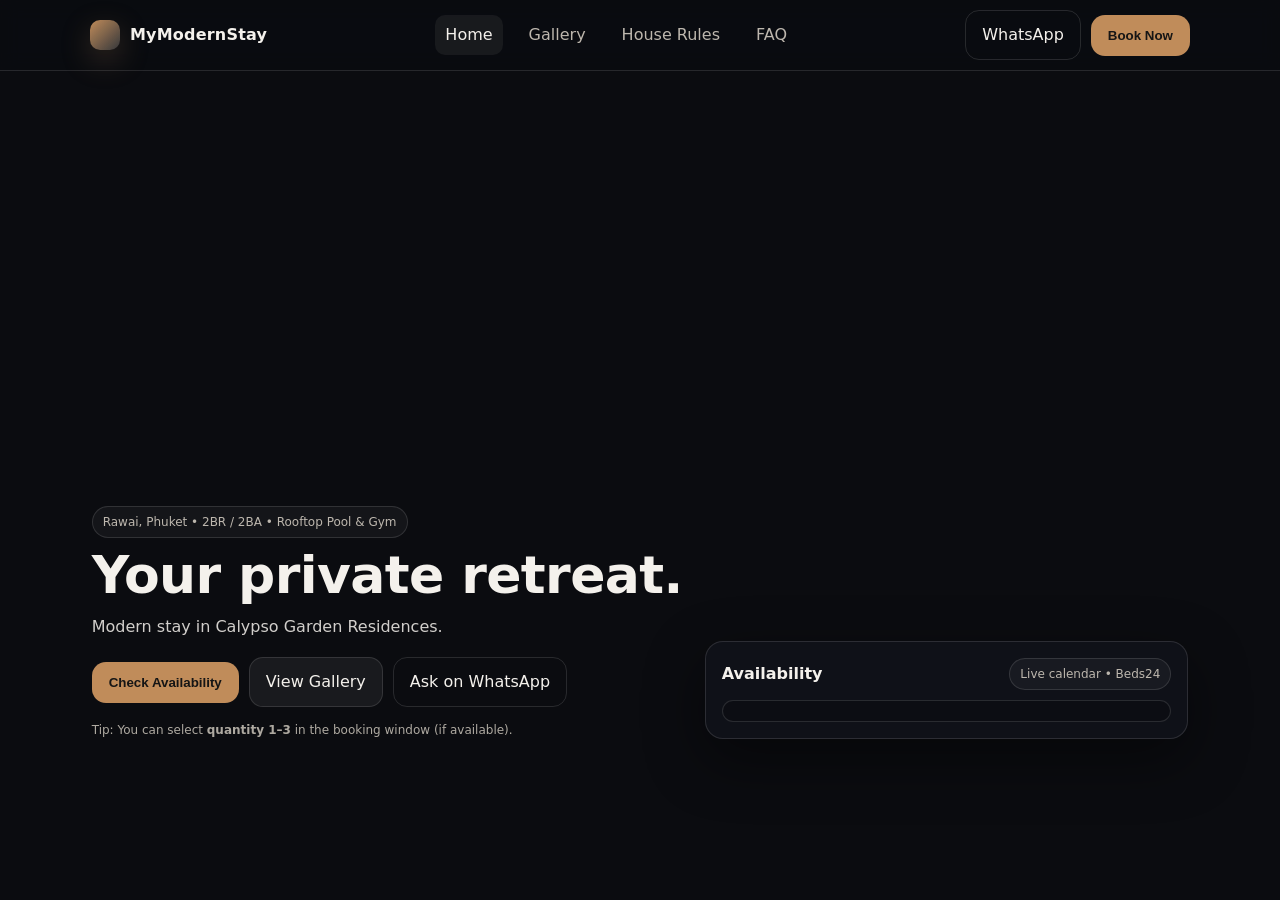
<file: index.html>
<!doctype html>
<html lang="en">
<head>
  <meta charset="utf-8">
  <meta name="viewport" content="width=device-width, initial-scale=1">
  <title>MyModernStay — Rawai Phuket</title>
  <meta name="description" content="">
  <meta name="keywords" content="">
  <meta property="og:title" content="MyModernStay — Rawai Phuket">
  <meta property="og:description" content="">
  <meta property="og:type" content="website">
  <link rel="stylesheet" href="assets/css/style.css">
  <link rel="preconnect" href="https://beds24.com">
  <link rel="dns-prefetch" href="//beds24.com">
</head>
<body>

<header>
  <div class="container nav">
    <div class="logo"><div class="mark"></div><span data-site-name>MyModernStay</span></div>
    <nav class="navlinks">
      <a href="index.html" style="color:var(--text);background:rgba(255,255,255,.06)">Home</a>
      <a href="gallery.html" >Gallery</a>
      <a href="rules.html" >House Rules</a>
      <a href="faq.html" >FAQ</a>
    </nav>
    <div class="navcta">
      <a class="btn ghost" data-wa-link href="#" rel="noopener">WhatsApp</a>
      <button class="btn primary" data-open-booking>Book Now</button>
    </div>
  </div>
</header>


<main>
  <section class="hero" id="top">
    <video id="heroVideo" autoplay muted loop playsinline preload="metadata"></video>
    <div class="container hero-inner">
      <div class="hero-grid">
        <div>
          <p class="badge h-eyebrow">Rawai, Phuket • 2BR / 2BA • Rooftop Pool & Gym</p>
          <h1 class="h-title" data-hero-headline>Your private retreat.</h1>
          <p class="h-sub" data-hero-subheadline>Modern stay in Calypso Garden Residences.</p>
          <div class="hero-actions">
            <button class="btn primary" data-open-booking>Check Availability</button>
            <a class="btn" href="gallery.html">View Gallery</a>
            <a class="btn ghost" data-wa-link href="#" rel="noopener">Ask on WhatsApp</a>
          </div>
          <div style="margin-top:14px;color:rgba(189,183,174,.92);font-size:12px">
            Tip: You can select <strong>quantity 1–3</strong> in the booking window (if available).
          </div>
        </div>

        <aside class="avail-card" id="book">
  <div class="avail-head">
    <h3>Availability</h3>
    <span class="badge">Live calendar • Beds24</span>
  </div>

  <!-- Beds24 Availability Calendar (NOT an iframe)
       ✅ You can style it with CSS in assets/css/style.css
       ✅ Booking is handled by Beds24 in the background
       IMPORTANT: Set your Beds24 property id (propid) below. -->
  <div class="b24-calendar">
    <script>
      // === EDIT THIS ===
      // Find your Property ID (propid) in Beds24 > SETTINGS > PROPERTIES.
      // Example: 2035
      window.MMS_BEDS24_PROPID = 2035;        // <-- change this
      window.MMS_BEDS24_CAL_MONTHS = 2;       // 1 or 2
      window.MMS_BEDS24_CAL_WIDTH = 360;      // width per month (px)
      window.MMS_BEDS24_CAL_TARGET = "_self"; // "_self" or "_blank"
      window.MMS_BEDS24_CAL_REFERER = "WebsiteCalendar";
      window.MMS_BEDS24_BOOKING_URL = "https://beds24.com/book-calypsophuket"; // optional fallback button
    </script>
    <script src="assets/js/beds24-calendar-embed.js"></script>
  </div>

  <div class="avail-foot">
    <button class="btn primary" data-open-booking>Continue to booking</button>
    <span class="smallnote">Tip: select an available arrival date in the calendar, then continue.</span>
  </div>

  <div class="hr"></div>

  <div class="smallnote">
    <strong>Important fees:</strong> Electricity THB 7/unit at check-out, deposit THB 10,000 at check-in.
  </div>
</aside>
      </div>
    </div>
  </section>

  <section>
    <div class="container">
      <h2 class="section-title">Explore your stay</h2>
      <p class="section-sub">A clean, modern base near Rawai Beach, with rooftop amenities and easy access to Nai Harn.</p>
      <div class="grid4" id="highlights"></div>
    </div>
  </section>

  <section>
    <div class="container split">
      <div class="card">
        <h3 style="margin:0 0 10px">The Apartment</h3>
        <div class="facts" id="apartmentFacts"></div>
        <div class="hr"></div>
        <div id="apartmentAbout"></div>
        <div style="display:flex;gap:10px;flex-wrap:wrap;margin-top:6px">
          <button class="btn primary" data-open-booking>Book Now</button>
          <a class="btn" href="rules.html">Read House Rules</a>
        </div>
      </div>
      <div class="card">
        <h3 style="margin:0 0 10px">Why book direct</h3>
        <p style="margin:0 0 14px;color:var(--muted)">Book instantly with real-time availability for up to 3 identical units (subject to availability).</p>
        <div class="facts" id="directBenefits"></div>
        <div class="hr"></div>
        <p style="margin:0;color:var(--muted);font-size:13px">
          Payments & confirmation are handled by the embedded booking engine.
        </p>
      </div>
    </div>
  </section>
</main>


<footer class="footer">
  <div class="container footer-grid">
    <div>
      <div class="logo" style="margin-bottom:8px"><div class="mark"></div><span data-site-name>MyModernStay</span></div>
      <small>Modern stay in Rawai, Phuket. Book 1–3 identical units (subject to availability).</small>
      <div style="margin-top:10px;display:flex;gap:10px;flex-wrap:wrap">
        <a class="badge" data-wa-link href="#">WhatsApp</a>
        <span class="badge">Email: <span data-email>CHANGE_ME@example.com</span></span>
      </div>
      <div class="hr"></div>
      <small>Policies & fees shown here are based on current listing information. Final terms are confirmed during booking.</small>
    </div>
    <div>
      <strong style="display:block;margin-bottom:8px">Pages</strong>
      <a href="index.html">Home</a><br>
      <a href="gallery.html">Gallery</a><br>
      <a href="rules.html">House Rules</a><br>
      <a href="faq.html">FAQ</a>
    </div>
    <div>
      <strong style="display:block;margin-bottom:8px">Booking</strong>
      <a href="index.html#book" data-open-booking>Check Availability</a><br>
      <small class="kbd">Powered by Beds24 (embedded)</small>
    </div>
  </div>
</footer>

<div class="toast" id="toast"></div>

<!-- FAQ Bot -->
<button class="bot-fab" id="botFab" aria-label="Open chat">?</button>
<div class="bot" id="botPanel" aria-hidden="true">
  <div class="bot-header">
    <strong id="botTitle">Support</strong>
    <button id="botClose">Close</button>
  </div>
  <div class="bot-body" id="botBody"></div>
  <div class="bot-input">
    <input id="botInput" type="text" placeholder="Ask a question…">
    <button class="btn primary send" id="botSend">Send</button>
  </div>
</div>

<!-- Netlify "Unanswered Questions" form (hidden) -->
<form name="unanswered" id="unansweredForm" data-netlify="true" netlify hidden>
  <input type="text" name="question" />
  <input type="text" name="page" />
  <input type="text" name="ts" />
</form>

<script src="assets/js/app.js"></script>
<script src="assets/js/tawk.js"></script>
<script src="assets/js/booking.js"></script>
<script src="assets/js/faqbot.js"></script>
<script src="assets/js/page.js"></script>

</body>
</html>
</file>
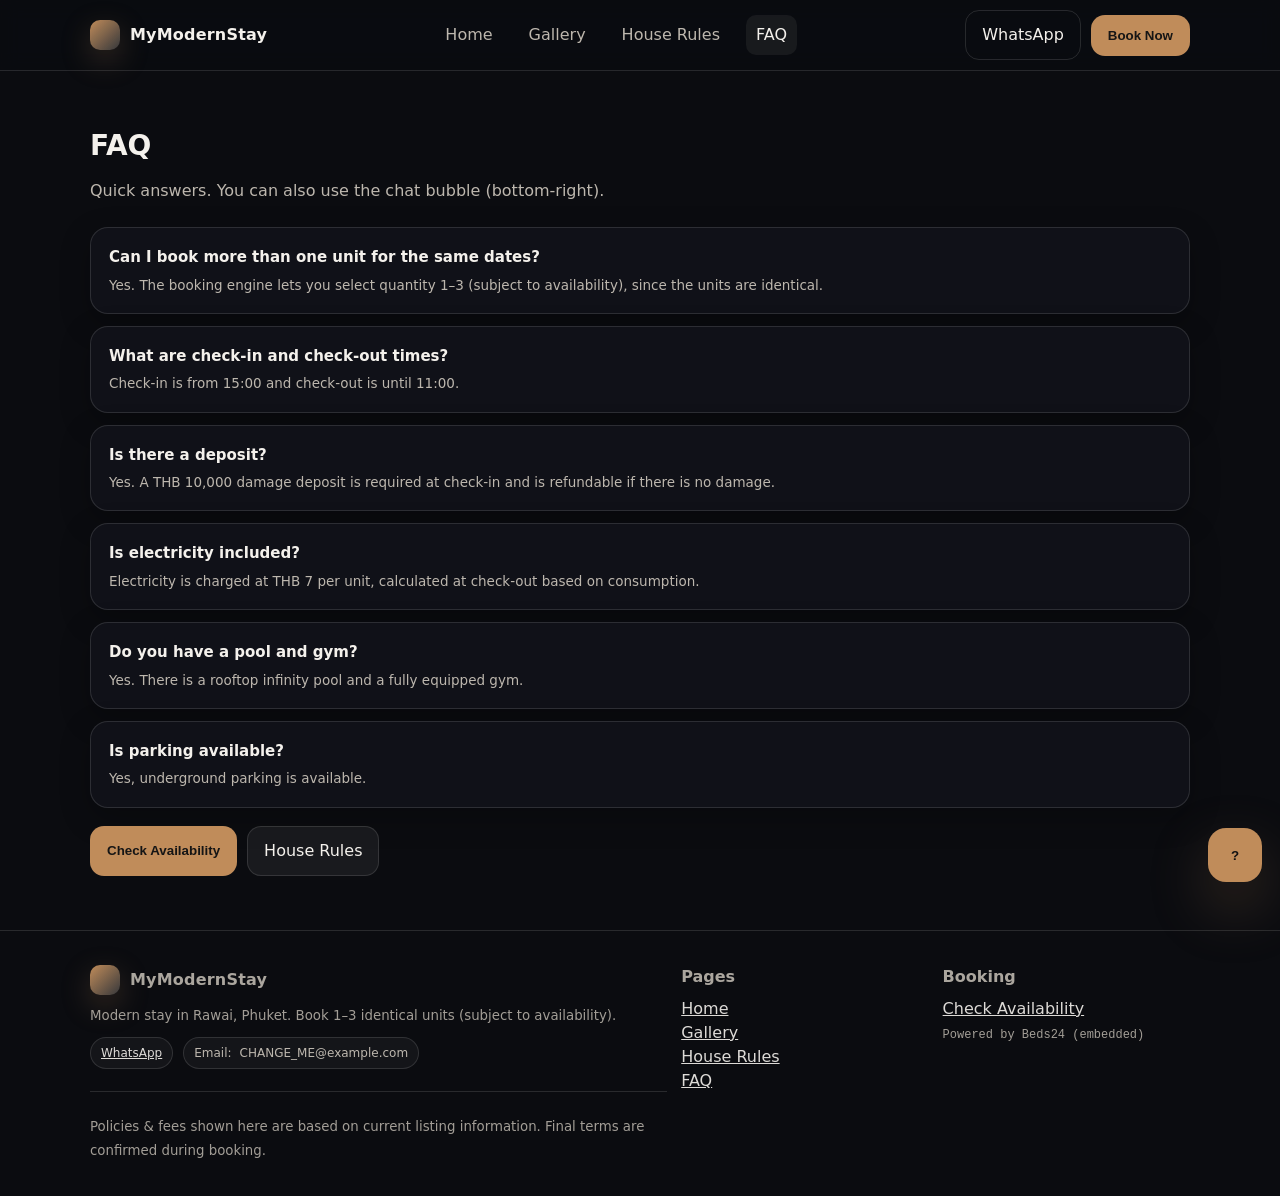
<file: faq.html>
<!doctype html>
<html lang="en">
<head>
  <meta charset="utf-8">
  <meta name="viewport" content="width=device-width, initial-scale=1">
  <title>FAQ — MyModernStay</title>
  <meta name="description" content="">
  <meta name="keywords" content="">
  <meta property="og:title" content="FAQ — MyModernStay">
  <meta property="og:description" content="">
  <meta property="og:type" content="website">
  <link rel="stylesheet" href="assets/css/style.css">
</head>
<body>

<header>
  <div class="container nav">
    <div class="logo"><div class="mark"></div><span data-site-name>MyModernStay</span></div>
    <nav class="navlinks">
      <a href="index.html" >Home</a>
      <a href="gallery.html" >Gallery</a>
      <a href="rules.html" >House Rules</a>
      <a href="faq.html" style="color:var(--text);background:rgba(255,255,255,.06)">FAQ</a>
    </nav>
    <div class="navcta">
      <a class="btn ghost" data-wa-link href="#" rel="noopener">WhatsApp</a>
      <button class="btn primary" data-open-booking>Book Now</button>
    </div>
  </div>
</header>


<main>
  <section>
    <div class="container">
      <h1 class="section-title">FAQ</h1>
      <p class="section-sub">Quick answers. You can also use the chat bubble (bottom-right).</p>
      <div style="display:grid;gap:12px" id="faqList"></div>
      <div style="margin-top:18px;display:flex;gap:10px;flex-wrap:wrap">
        <button class="btn primary" data-open-booking>Check Availability</button>
        <a class="btn" href="rules.html">House Rules</a>
      </div>
    </div>
  </section>
</main>


<footer class="footer">
  <div class="container footer-grid">
    <div>
      <div class="logo" style="margin-bottom:8px"><div class="mark"></div><span data-site-name>MyModernStay</span></div>
      <small>Modern stay in Rawai, Phuket. Book 1–3 identical units (subject to availability).</small>
      <div style="margin-top:10px;display:flex;gap:10px;flex-wrap:wrap">
        <a class="badge" data-wa-link href="#">WhatsApp</a>
        <span class="badge">Email: <span data-email>CHANGE_ME@example.com</span></span>
      </div>
      <div class="hr"></div>
      <small>Policies & fees shown here are based on current listing information. Final terms are confirmed during booking.</small>
    </div>
    <div>
      <strong style="display:block;margin-bottom:8px">Pages</strong>
      <a href="index.html">Home</a><br>
      <a href="gallery.html">Gallery</a><br>
      <a href="rules.html">House Rules</a><br>
      <a href="faq.html">FAQ</a>
    </div>
    <div>
      <strong style="display:block;margin-bottom:8px">Booking</strong>
      <a href="index.html#book" data-open-booking>Check Availability</a><br>
      <small class="kbd">Powered by Beds24 (embedded)</small>
    </div>
  </div>
</footer>

<div class="toast" id="toast"></div>

<!-- FAQ Bot -->
<button class="bot-fab" id="botFab" aria-label="Open chat">?</button>
<div class="bot" id="botPanel" aria-hidden="true">
  <div class="bot-header">
    <strong id="botTitle">Support</strong>
    <button id="botClose">Close</button>
  </div>
  <div class="bot-body" id="botBody"></div>
  <div class="bot-input">
    <input id="botInput" type="text" placeholder="Ask a question…">
    <button class="btn primary send" id="botSend">Send</button>
  </div>
</div>

<!-- Netlify "Unanswered Questions" form (hidden) -->
<form name="unanswered" id="unansweredForm" data-netlify="true" netlify hidden>
  <input type="text" name="question" />
  <input type="text" name="page" />
  <input type="text" name="ts" />
</form>

<script src="assets/js/app.js"></script>
<script src="assets/js/tawk.js"></script>
<script src="assets/js/booking.js"></script>
<script src="assets/js/faqbot.js"></script>
<script src="assets/js/page.js"></script>

</body>
</html>
</file>
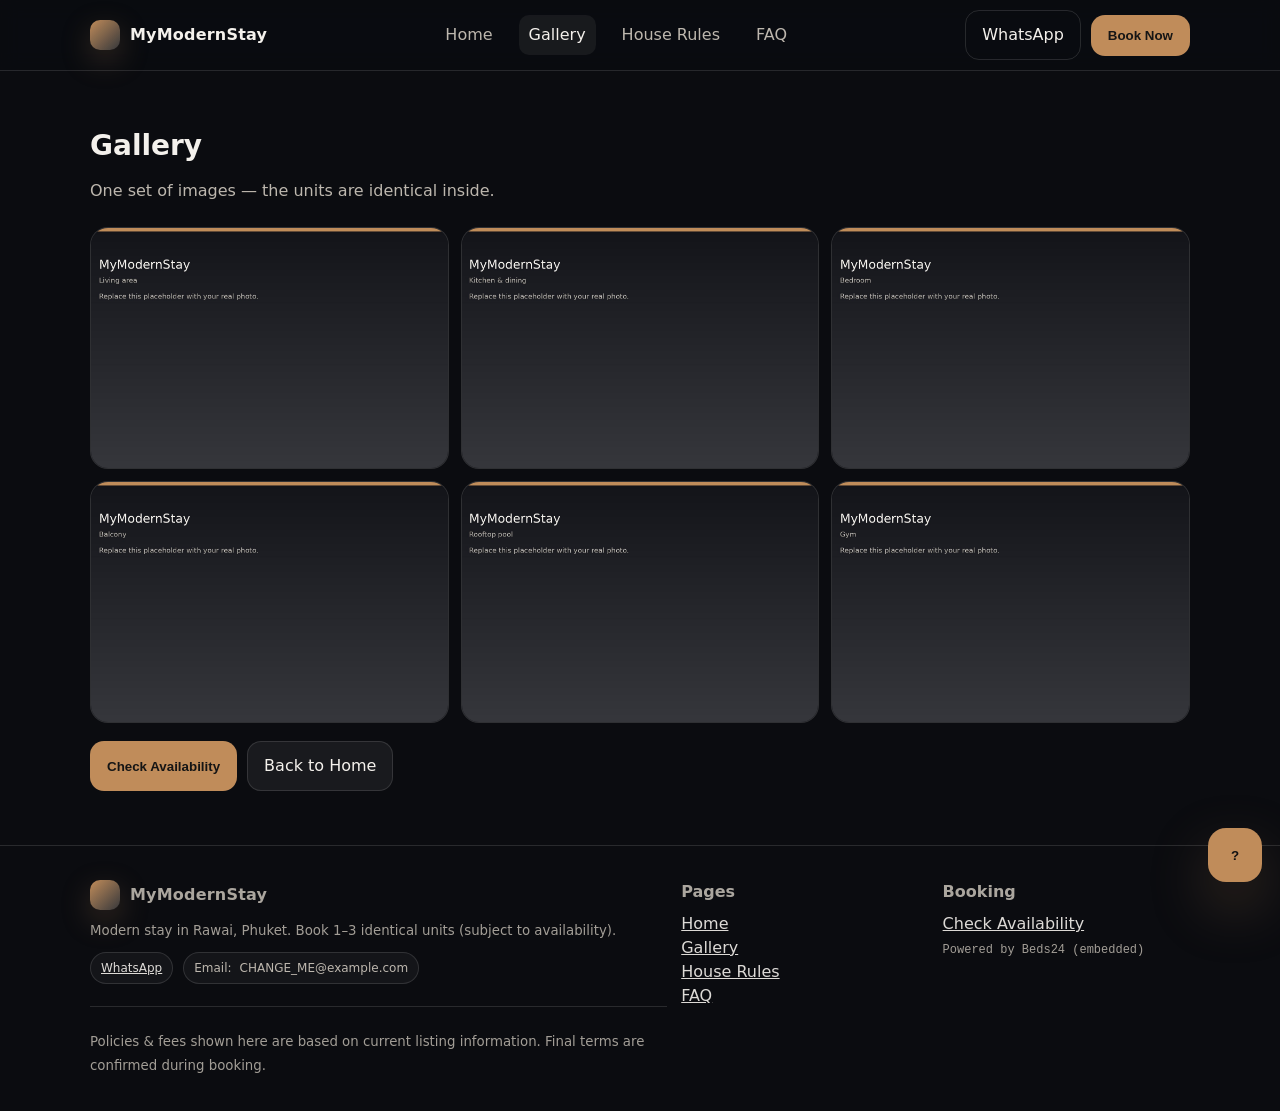
<file: gallery.html>
<!doctype html>
<html lang="en">
<head>
  <meta charset="utf-8">
  <meta name="viewport" content="width=device-width, initial-scale=1">
  <title>Gallery — MyModernStay</title>
  <meta name="description" content="">
  <meta name="keywords" content="">
  <meta property="og:title" content="Gallery — MyModernStay">
  <meta property="og:description" content="">
  <meta property="og:type" content="website">
  <link rel="stylesheet" href="assets/css/style.css">
</head>
<body>

<header>
  <div class="container nav">
    <div class="logo"><div class="mark"></div><span data-site-name>MyModernStay</span></div>
    <nav class="navlinks">
      <a href="index.html" >Home</a>
      <a href="gallery.html" style="color:var(--text);background:rgba(255,255,255,.06)">Gallery</a>
      <a href="rules.html" >House Rules</a>
      <a href="faq.html" >FAQ</a>
    </nav>
    <div class="navcta">
      <a class="btn ghost" data-wa-link href="#" rel="noopener">WhatsApp</a>
      <button class="btn primary" data-open-booking>Book Now</button>
    </div>
  </div>
</header>


<main>
  <section>
    <div class="container">
      <h1 class="section-title">Gallery</h1>
      <p class="section-sub">One set of images — the units are identical inside.</p>
      <div class="gallery-grid" id="galleryGrid"></div>
      <div style="margin-top:18px;display:flex;gap:10px;flex-wrap:wrap">
        <button class="btn primary" data-open-booking>Check Availability</button>
        <a class="btn" href="index.html">Back to Home</a>
      </div>
    </div>
  </section>
</main>


<footer class="footer">
  <div class="container footer-grid">
    <div>
      <div class="logo" style="margin-bottom:8px"><div class="mark"></div><span data-site-name>MyModernStay</span></div>
      <small>Modern stay in Rawai, Phuket. Book 1–3 identical units (subject to availability).</small>
      <div style="margin-top:10px;display:flex;gap:10px;flex-wrap:wrap">
        <a class="badge" data-wa-link href="#">WhatsApp</a>
        <span class="badge">Email: <span data-email>CHANGE_ME@example.com</span></span>
      </div>
      <div class="hr"></div>
      <small>Policies & fees shown here are based on current listing information. Final terms are confirmed during booking.</small>
    </div>
    <div>
      <strong style="display:block;margin-bottom:8px">Pages</strong>
      <a href="index.html">Home</a><br>
      <a href="gallery.html">Gallery</a><br>
      <a href="rules.html">House Rules</a><br>
      <a href="faq.html">FAQ</a>
    </div>
    <div>
      <strong style="display:block;margin-bottom:8px">Booking</strong>
      <a href="index.html#book" data-open-booking>Check Availability</a><br>
      <small class="kbd">Powered by Beds24 (embedded)</small>
    </div>
  </div>
</footer>

<div class="toast" id="toast"></div>

<!-- FAQ Bot -->
<button class="bot-fab" id="botFab" aria-label="Open chat">?</button>
<div class="bot" id="botPanel" aria-hidden="true">
  <div class="bot-header">
    <strong id="botTitle">Support</strong>
    <button id="botClose">Close</button>
  </div>
  <div class="bot-body" id="botBody"></div>
  <div class="bot-input">
    <input id="botInput" type="text" placeholder="Ask a question…">
    <button class="btn primary send" id="botSend">Send</button>
  </div>
</div>

<!-- Netlify "Unanswered Questions" form (hidden) -->
<form name="unanswered" id="unansweredForm" data-netlify="true" netlify hidden>
  <input type="text" name="question" />
  <input type="text" name="page" />
  <input type="text" name="ts" />
</form>

<script src="assets/js/app.js"></script>
<script src="assets/js/tawk.js"></script>
<script src="assets/js/booking.js"></script>
<script src="assets/js/faqbot.js"></script>
<script src="assets/js/page.js"></script>

</body>
</html>
</file>
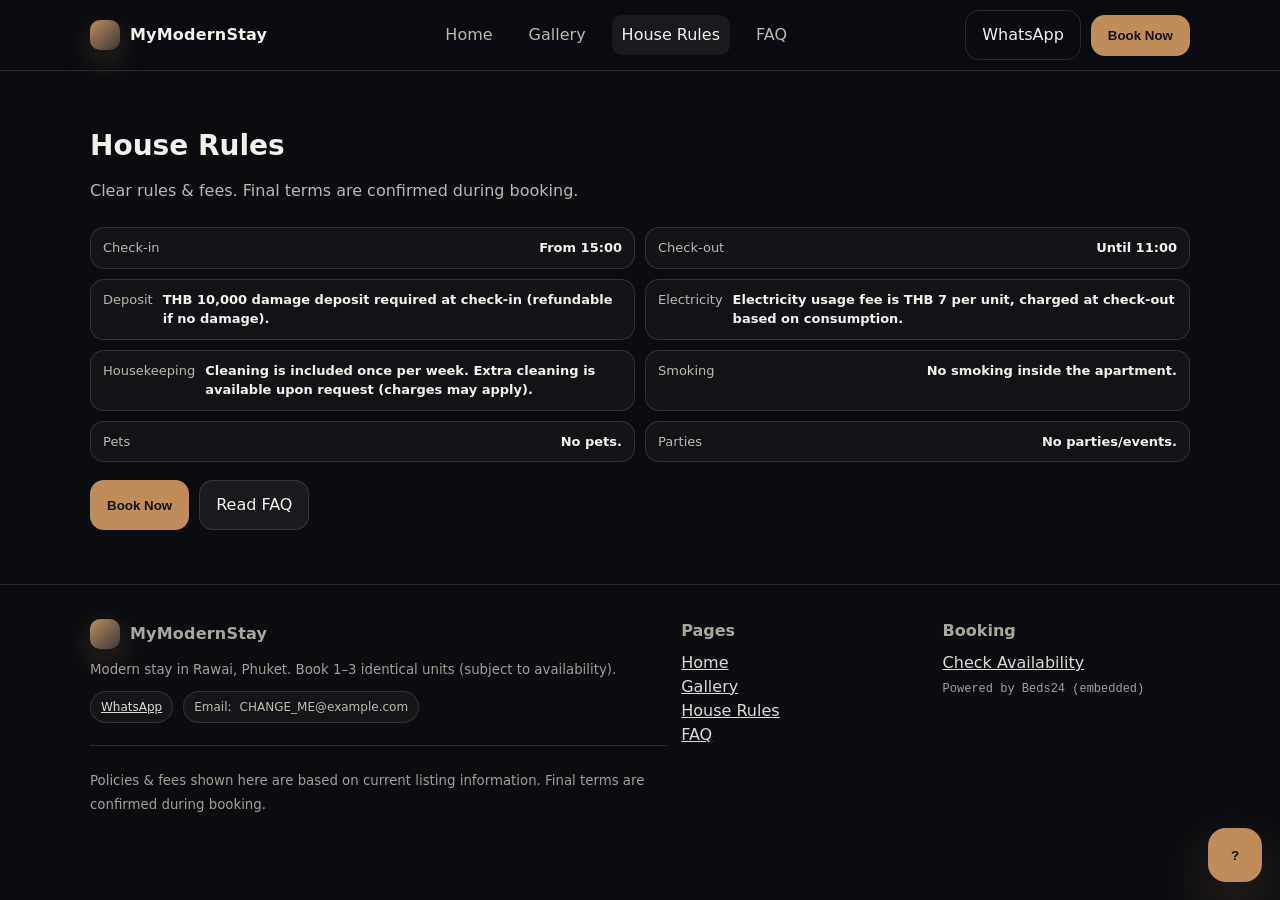
<file: rules.html>
<!doctype html>
<html lang="en">
<head>
  <meta charset="utf-8">
  <meta name="viewport" content="width=device-width, initial-scale=1">
  <title>House Rules — MyModernStay</title>
  <meta name="description" content="">
  <meta name="keywords" content="">
  <meta property="og:title" content="House Rules — MyModernStay">
  <meta property="og:description" content="">
  <meta property="og:type" content="website">
  <link rel="stylesheet" href="assets/css/style.css">
</head>
<body>

<header>
  <div class="container nav">
    <div class="logo"><div class="mark"></div><span data-site-name>MyModernStay</span></div>
    <nav class="navlinks">
      <a href="index.html" >Home</a>
      <a href="gallery.html" >Gallery</a>
      <a href="rules.html" style="color:var(--text);background:rgba(255,255,255,.06)">House Rules</a>
      <a href="faq.html" >FAQ</a>
    </nav>
    <div class="navcta">
      <a class="btn ghost" data-wa-link href="#" rel="noopener">WhatsApp</a>
      <button class="btn primary" data-open-booking>Book Now</button>
    </div>
  </div>
</header>


<main>
  <section>
    <div class="container">
      <h1 class="section-title">House Rules</h1>
      <p class="section-sub">Clear rules & fees. Final terms are confirmed during booking.</p>
      <div class="facts" id="rulesList"></div>
      <div style="margin-top:18px;display:flex;gap:10px;flex-wrap:wrap">
        <button class="btn primary" data-open-booking>Book Now</button>
        <a class="btn" href="faq.html">Read FAQ</a>
      </div>
    </div>
  </section>
</main>


<footer class="footer">
  <div class="container footer-grid">
    <div>
      <div class="logo" style="margin-bottom:8px"><div class="mark"></div><span data-site-name>MyModernStay</span></div>
      <small>Modern stay in Rawai, Phuket. Book 1–3 identical units (subject to availability).</small>
      <div style="margin-top:10px;display:flex;gap:10px;flex-wrap:wrap">
        <a class="badge" data-wa-link href="#">WhatsApp</a>
        <span class="badge">Email: <span data-email>CHANGE_ME@example.com</span></span>
      </div>
      <div class="hr"></div>
      <small>Policies & fees shown here are based on current listing information. Final terms are confirmed during booking.</small>
    </div>
    <div>
      <strong style="display:block;margin-bottom:8px">Pages</strong>
      <a href="index.html">Home</a><br>
      <a href="gallery.html">Gallery</a><br>
      <a href="rules.html">House Rules</a><br>
      <a href="faq.html">FAQ</a>
    </div>
    <div>
      <strong style="display:block;margin-bottom:8px">Booking</strong>
      <a href="index.html#book" data-open-booking>Check Availability</a><br>
      <small class="kbd">Powered by Beds24 (embedded)</small>
    </div>
  </div>
</footer>

<div class="toast" id="toast"></div>

<!-- FAQ Bot -->
<button class="bot-fab" id="botFab" aria-label="Open chat">?</button>
<div class="bot" id="botPanel" aria-hidden="true">
  <div class="bot-header">
    <strong id="botTitle">Support</strong>
    <button id="botClose">Close</button>
  </div>
  <div class="bot-body" id="botBody"></div>
  <div class="bot-input">
    <input id="botInput" type="text" placeholder="Ask a question…">
    <button class="btn primary send" id="botSend">Send</button>
  </div>
</div>

<!-- Netlify "Unanswered Questions" form (hidden) -->
<form name="unanswered" id="unansweredForm" data-netlify="true" netlify hidden>
  <input type="text" name="question" />
  <input type="text" name="page" />
  <input type="text" name="ts" />
</form>

<script src="assets/js/app.js"></script>
<script src="assets/js/tawk.js"></script>
<script src="assets/js/booking.js"></script>
<script src="assets/js/faqbot.js"></script>
<script src="assets/js/page.js"></script>

</body>
</html>
</file>
<file: assets/css/style.css>
:root{
  --bg:#0b0c10;
  --card:#12141b;
  --text:#f4f1ec;
  --muted:#bdb7ae;
  --accent:#C08C5A;
  --line:rgba(255,255,255,.12);
  --shadow: 0 20px 60px rgba(0,0,0,.45);
  --radius: 18px;
  --max: 1140px;
  --font: ui-sans-serif, system-ui, -apple-system, Segoe UI, Roboto, Helvetica, Arial, "Apple Color Emoji","Segoe UI Emoji";
}

*{box-sizing:border-box}
html,body{margin:0;padding:0;background:var(--bg);color:var(--text);font-family:var(--font);line-height:1.5}
a{color:inherit;text-decoration:none}
img{max-width:100%;display:block}
.container{max-width:var(--max);margin:0 auto;padding:0 20px}
.btn{display:inline-flex;align-items:center;justify-content:center;gap:.6rem;padding:12px 16px;border-radius:14px;border:1px solid var(--line);background:rgba(255,255,255,.06);color:var(--text);cursor:pointer;transition:.2s}
.btn:hover{transform:translateY(-1px);background:rgba(255,255,255,.09)}
.btn.primary{background:var(--accent);border-color:transparent;color:#151515;font-weight:650}
.btn.primary:hover{filter:brightness(1.03)}
.btn.ghost{background:transparent}
.badge{display:inline-flex;align-items:center;gap:.5rem;padding:6px 10px;border-radius:999px;border:1px solid var(--line);color:var(--muted);font-size:12px;background:rgba(255,255,255,.04)}
.kbd{font-family:ui-monospace, SFMono-Regular, Menlo, Monaco, Consolas, "Liberation Mono", "Courier New", monospace; font-size: 12px; color: var(--muted);}
.hr{height:1px;background:var(--line);margin:22px 0}

header{position:sticky;top:0;z-index:50;backdrop-filter:saturate(1.5) blur(10px);background:rgba(11,12,16,.72);border-bottom:1px solid var(--line)}
.nav{display:flex;align-items:center;justify-content:space-between;height:70px}
.logo{display:flex;align-items:center;gap:10px;font-weight:750;letter-spacing:.2px}
.logo .mark{width:30px;height:30px;border-radius:10px;background:linear-gradient(135deg,var(--accent),rgba(255,255,255,.18));box-shadow:0 10px 30px rgba(192,140,90,.25)}
.navlinks{display:flex;gap:16px;align-items:center}
.navlinks a{color:var(--muted);padding:8px 10px;border-radius:10px}
.navlinks a:hover{color:var(--text);background:rgba(255,255,255,.06)}
.navcta{display:flex;gap:10px;align-items:center}

.hero{position:relative;min-height:84vh;display:grid;align-items:end}
.hero video{position:absolute;inset:0;width:100%;height:100%;object-fit:cover;filter:saturate(1.05) contrast(1.02)}
.hero::after{content:"";position:absolute;inset:0;background:linear-gradient(180deg, rgba(11,12,16,.25) 0%, rgba(11,12,16,.70) 55%, rgba(11,12,16,.92) 100%)}
.hero-inner{position:relative;z-index:2;padding:60px 0 34px}
.hero-grid{display:grid;grid-template-columns:1.1fr .9fr;gap:22px;align-items:end}
@media(max-width:980px){.hero-grid{grid-template-columns:1fr;gap:16px}}
.h-eyebrow{margin:0 0 10px}
.h-title{font-size:52px;line-height:1.05;margin:0 0 12px;letter-spacing:-.6px}
@media(max-width:560px){.h-title{font-size:38px}}
.h-sub{margin:0 0 18px;color:rgba(244,241,236,.85);max-width:54ch}
.hero-actions{display:flex;gap:10px;flex-wrap:wrap;align-items:center}

.avail-card{border-radius:var(--radius);background:rgba(18,20,27,.74);border:1px solid var(--line);box-shadow:var(--shadow);padding:16px}
.avail-head{display:flex;align-items:center;justify-content:space-between;margin-bottom:10px}
.avail-head h3{margin:0;font-size:16px;color:var(--text)}
.avail-form{display:grid;grid-template-columns:1fr 1fr 1fr;gap:10px}
@media(max-width:560px){.avail-form{grid-template-columns:1fr;}}
.field{display:flex;flex-direction:column;gap:6px}
.field label{font-size:12px;color:var(--muted)}
.field input,.field select{border-radius:12px;border:1px solid rgba(255,255,255,.14);background:rgba(0,0,0,.25);color:var(--text);padding:11px 12px;outline:none}
.field input:focus,.field select:focus{border-color:rgba(192,140,90,.6);box-shadow:0 0 0 4px rgba(192,140,90,.14)}
.avail-foot{display:flex;gap:10px;align-items:center;justify-content:space-between;margin-top:12px;flex-wrap:wrap}
.smallnote{font-size:12px;color:rgba(189,183,174,.88)}
.smallnote a{text-decoration:underline;color:rgba(244,241,236,.9)}

section{padding:54px 0}
.section-title{font-size:28px;margin:0 0 12px}
.section-sub{margin:0 0 24px;color:var(--muted);max-width:70ch}
.grid4{display:grid;grid-template-columns:repeat(4,1fr);gap:14px}
@media(max-width:980px){.grid4{grid-template-columns:repeat(2,1fr)}}
@media(max-width:560px){.grid4{grid-template-columns:1fr}}
.card{border-radius:var(--radius);background:rgba(18,20,27,.78);border:1px solid var(--line);padding:18px;box-shadow:0 10px 30px rgba(0,0,0,.25)}
.card h4{margin:0 0 8px;font-size:15px}
.card p{margin:0;color:var(--muted);font-size:13.5px}

.split{display:grid;grid-template-columns:1fr 1fr;gap:18px}
@media(max-width:980px){.split{grid-template-columns:1fr}}
.facts{display:grid;grid-template-columns:repeat(2,1fr);gap:10px}
.fact{display:flex;justify-content:space-between;gap:10px;border:1px solid var(--line);border-radius:14px;padding:10px 12px;background:rgba(255,255,255,.03)}
.fact span{color:var(--muted);font-size:13px}
.fact strong{font-size:13px;font-weight:650}

.gallery-grid{display:grid;grid-template-columns:repeat(3,1fr);gap:12px}
@media(max-width:980px){.gallery-grid{grid-template-columns:repeat(2,1fr)}}
@media(max-width:560px){.gallery-grid{grid-template-columns:1fr}}
.gimg{border-radius:18px;overflow:hidden;border:1px solid var(--line);background:rgba(255,255,255,.03)}
.gimg img{width:100%;height:240px;object-fit:cover}

.footer{padding:34px 0;border-top:1px solid var(--line);color:rgba(189,183,174,.9)}
.footer-grid{display:grid;grid-template-columns:1.4fr .6fr .6fr;gap:14px}
@media(max-width:980px){.footer-grid{grid-template-columns:1fr}}
.footer small{color:rgba(189,183,174,.85)}
.footer a{text-decoration:underline;color:rgba(244,241,236,.9)}


.toast{position:fixed;left:50%;bottom:20px;transform:translateX(-50%);background:rgba(18,20,27,.92);border:1px solid rgba(255,255,255,.14);padding:12px 14px;border-radius:999px;color:rgba(244,241,236,.92);display:none;z-index:1000}
.toast.show{display:block}

/* FAQ bot */
.bot-fab{position:fixed;right:18px;bottom:18px;width:54px;height:54px;border-radius:18px;background:var(--accent);border:none;box-shadow:0 24px 60px rgba(192,140,90,.25);cursor:pointer;z-index:1001;color:#121212;font-weight:800}
.bot{position:fixed;right:18px;bottom:84px;width:min(360px, calc(100vw - 36px));height:520px;display:none;z-index:1001;background:rgba(12,14,18,.96);border:1px solid rgba(255,255,255,.16);border-radius:22px;overflow:hidden;box-shadow:0 40px 120px rgba(0,0,0,.6)}
.bot.open{display:flex;flex-direction:column}
.bot-header{padding:12px 12px;border-bottom:1px solid rgba(255,255,255,.12);display:flex;justify-content:space-between;align-items:center}
.bot-header strong{font-size:14px}
.bot-header button{background:transparent;border:1px solid rgba(255,255,255,.18);color:var(--text);border-radius:12px;padding:8px 10px;cursor:pointer}
.bot-body{padding:12px;overflow:auto;display:flex;flex-direction:column;gap:10px}
.msg{max-width:85%;padding:10px 12px;border-radius:16px;border:1px solid rgba(255,255,255,.12);font-size:13px}
.msg.user{align-self:flex-end;background:rgba(192,140,90,.18);border-color:rgba(192,140,90,.28)}
.msg.bot{align-self:flex-start;background:rgba(255,255,255,.05)}
.bot-input{padding:12px;border-top:1px solid rgba(255,255,255,.12);display:flex;gap:10px}
.bot-input input{flex:1;border-radius:14px;border:1px solid rgba(255,255,255,.14);background:rgba(0,0,0,.25);color:var(--text);padding:12px}
.bot-input .send{min-width:86px}


/* Beds24 Availability Calendar (legacy script embed, NOT an iframe)
   The calendar markup is injected by assets/js/beds24-calendar-embed.js
*/
.b24-calendar{
  margin-top: 10px;
  border-radius: 16px;
  overflow: hidden;
  border: 1px solid rgba(255,255,255,.12);
  background: rgba(0,0,0,.18);
  padding: 10px;
}

/* The legacy widget uses .beds24availcal on its wrapper */
.b24-calendar .beds24availcal,
.b24-calendar .beds24availcal table{
  width: 100% !important;
  max-width: 100% !important;
  font-family: var(--font) !important;
}

.b24-calendar .beds24availcal table{
  border-collapse: separate !important;
  border-spacing: 8px !important;
}

.b24-calendar .beds24availcal td,
.b24-calendar .beds24availcal th{
  font-size: 13px !important;
  color: rgba(244,241,236,.92) !important;
}

.b24-calendar .beds24availcal th{
  font-weight: 750 !important;
  letter-spacing: .2px;
  opacity: .95;
}

/* Date cells (best-effort; the widget may use different classes) */
.b24-calendar .beds24availcal td{
  border-radius: 12px !important;
  background: rgba(255,255,255,.04) !important;
  border: 1px solid rgba(255,255,255,.10) !important;
  padding: 10px 0 !important;
  text-align: center !important;
}

/* Links inside dates */
.b24-calendar .beds24availcal a{
  color: rgba(244,241,236,.95) !important;
  text-decoration: none !important;
  display: block;
}

/* Hover */
.b24-calendar .beds24availcal td:hover{
  background: rgba(255,255,255,.07) !important;
  transform: translateY(-1px);
  transition: .15s;
}

/* Submit button inside the calendar embed (if present) */
.b24-calendar .b24-submit{
  width: 100%;
  margin-top: 10px;
}

/* If you want smaller cells on very small screens */
@media(max-width: 420px){
  .b24-calendar{ padding: 8px; }
  .b24-calendar .beds24availcal table{ border-spacing: 6px !important; }
  .b24-calendar .beds24availcal td{ padding: 8px 0 !important; font-size: 12px !important; }
}
</file>
